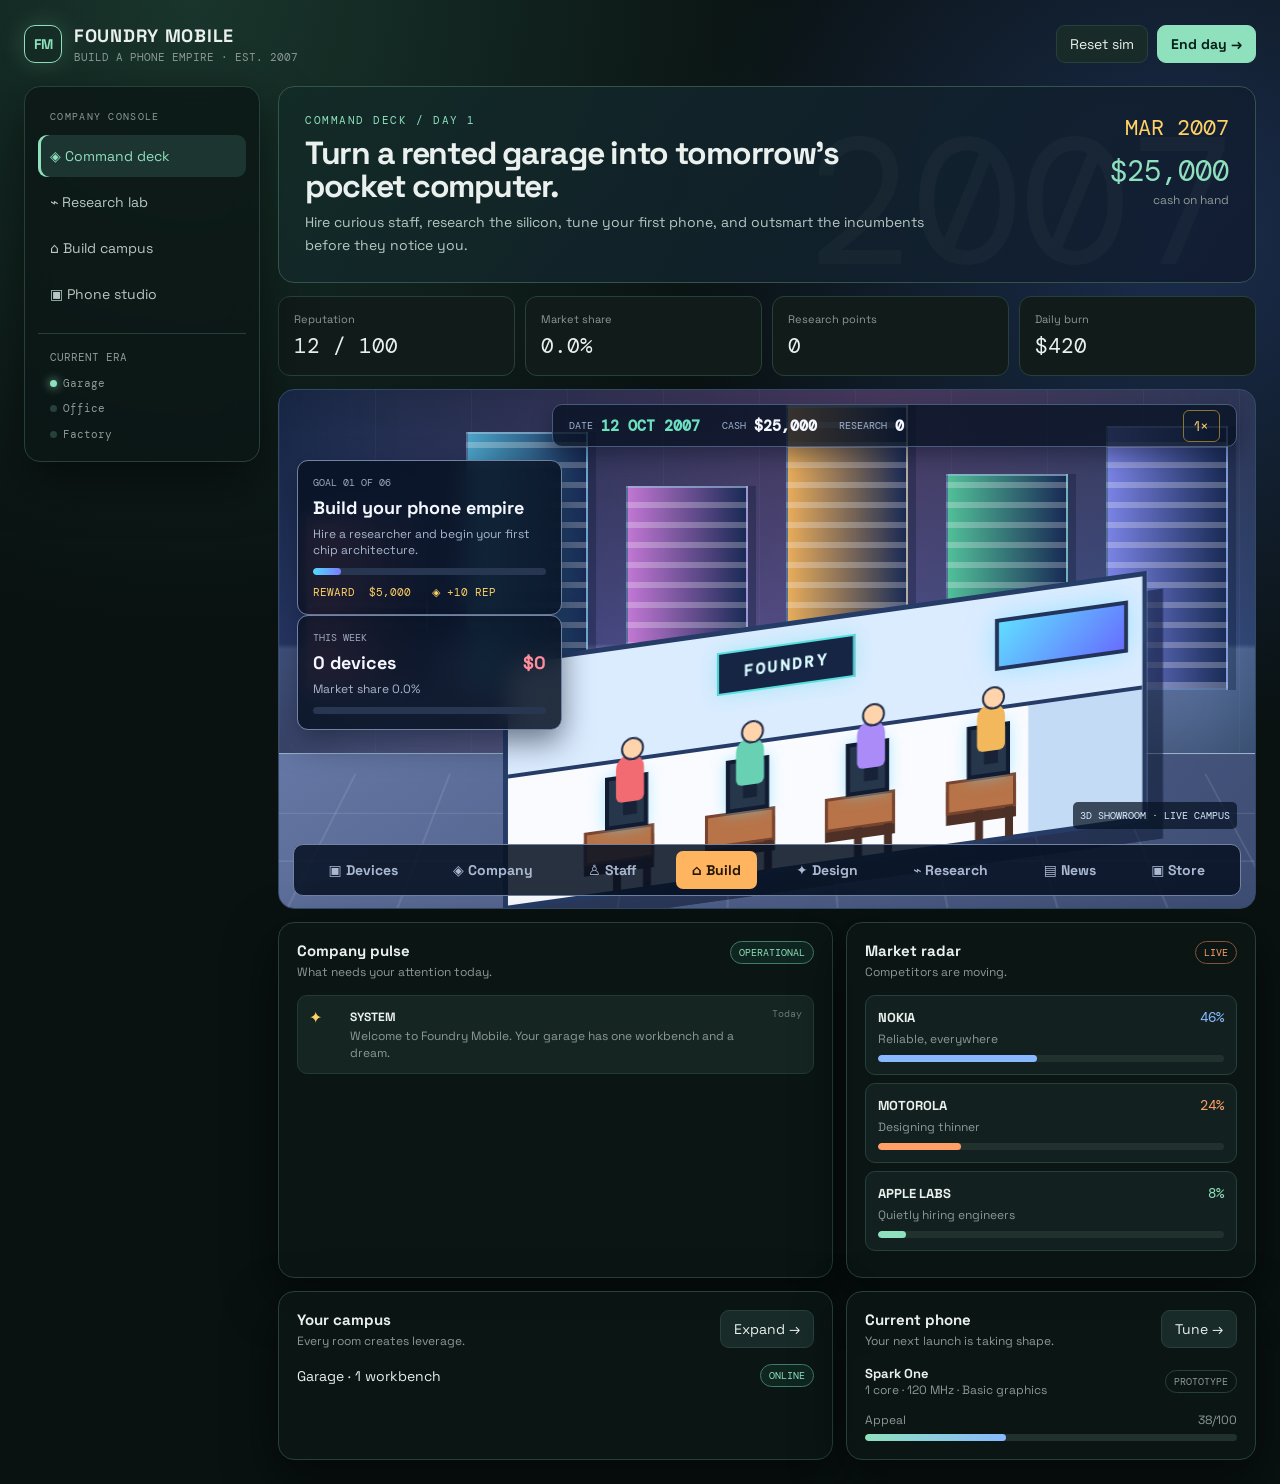
<file: game/index.html>
<!doctype html>
<html lang="en">
<head>
<meta charset="utf-8" />
<meta name="viewport" content="width=device-width, initial-scale=1" />
<title>Foundry Mobile — Phone Empire</title>
<style>
@import url('https://fonts.googleapis.com/css2?family=DM+Mono:wght@400;500&family=Space+Grotesk:wght@400;500;600;700&display=swap');
:root{--ink:#eaf0ed;--muted:#8c9a96;--bg:#091111;--panel:#101b1a;--panel2:#142422;--line:#28403c;--mint:#8fe0bd;--yellow:#ffd166;--orange:#ff9f68;--red:#ff7575;--blue:#88b9ff;--shadow:0 18px 50px #0008}
*{box-sizing:border-box}body{margin:0;background:radial-gradient(circle at 15% 0,#19352c 0,transparent 34%),radial-gradient(circle at 92% 16%,#1b2d4e 0,transparent 29%),var(--bg);color:var(--ink);font:14px 'Space Grotesk',system-ui,sans-serif;min-height:100vh}button,input,select{font:inherit}button{cursor:pointer}.shell{max-width:1440px;margin:0 auto;padding:24px}.topbar{display:flex;align-items:center;justify-content:space-between;margin-bottom:22px}.brand{display:flex;align-items:center;gap:12px}.mark{width:38px;height:38px;border:1px solid var(--mint);display:grid;place-items:center;border-radius:11px;color:var(--mint);box-shadow:0 0 24px #8fe0bd33;font-weight:700}.brand h1{font-size:18px;letter-spacing:.04em;margin:0}.brand small{color:var(--muted);display:block;font:11px 'DM Mono';margin-top:3px}.actions{display:flex;gap:9px;align-items:center}.button{background:#182b28;border:1px solid var(--line);color:var(--ink);border-radius:9px;padding:9px 13px;transition:.2s}.button:hover{border-color:var(--mint);transform:translateY(-1px)}.button.primary{background:var(--mint);border-color:var(--mint);color:#082019;font-weight:700}.button.warn{color:#1b1608;background:var(--yellow);border-color:var(--yellow)}.button:disabled{opacity:.45;cursor:not-allowed;transform:none}.layout{display:grid;grid-template-columns:236px 1fr;gap:18px}.side,.panel{background:#0c1716cc;border:1px solid var(--line);border-radius:16px;box-shadow:var(--shadow);backdrop-filter:blur(14px)}.side{padding:13px;height:max-content;position:sticky;top:18px}.side label{color:var(--muted);font:10px 'DM Mono';text-transform:uppercase;letter-spacing:.13em;padding:10px 12px;display:block}.nav{width:100%;text-align:left;border:0;background:transparent;color:#b7c8c2;padding:12px;border-radius:9px;margin:2px 0}.nav:hover,.nav.active{background:#1c3530;color:var(--mint)}.nav.active{box-shadow:inset 3px 0 var(--mint)}.side-foot{border-top:1px solid var(--line);margin-top:16px;padding:15px 12px 5px}.tiny{font:11px 'DM Mono';color:var(--muted);line-height:1.6}.stage{display:flex;align-items:center;gap:6px;margin-top:8px}.stage i{width:7px;height:7px;border-radius:50%;background:var(--line)}.stage i.on{background:var(--mint);box-shadow:0 0 10px var(--mint)}.content{min-width:0}.hero{padding:26px;border:1px solid #34534b;border-radius:16px;background:linear-gradient(130deg,#132b27dd,#111b31dd);display:flex;justify-content:space-between;gap:30px;overflow:hidden;position:relative}.hero:after{content:'2007';font:180px 'DM Mono';color:#ffffff07;position:absolute;right:18px;bottom:-38px}.eyebrow{color:var(--mint);font:11px 'DM Mono';letter-spacing:.14em;text-transform:uppercase}.hero h2{font-size:32px;line-height:1.02;margin:10px 0 9px;max-width:620px;letter-spacing:-.04em}.hero p{color:#b7c8c2;max-width:630px;line-height:1.6;margin:0}.hero-meta{position:relative;z-index:1;min-width:190px;text-align:right}.date{font:22px 'DM Mono';color:var(--yellow)}.money{font:29px 'DM Mono';margin-top:10px;color:var(--mint)}.sub{color:var(--muted);font-size:12px;margin-top:2px}.stats{display:grid;grid-template-columns:repeat(4,1fr);gap:10px;margin:13px 0}.stat{background:var(--panel);border:1px solid var(--line);padding:15px;border-radius:12px}.stat .label{color:var(--muted);font-size:11px}.stat strong{display:block;font:21px 'DM Mono';margin-top:6px}.grid{display:grid;grid-template-columns:1.15fr .85fr;gap:13px}.panel{padding:18px}.panel h3{font-size:15px;margin:0 0 3px}.panel-head{display:flex;justify-content:space-between;align-items:flex-start;margin-bottom:15px}.panel-head p{color:var(--muted);font-size:12px;margin:4px 0 0}.pill{border-radius:999px;padding:4px 8px;font:10px 'DM Mono';border:1px solid var(--line);color:var(--muted)}.pill.good{color:var(--mint);border-color:#407b67;background:#1a463b55}.pill.hot{color:var(--orange);border-color:#85533a}.feed{display:grid;gap:10px}.feed-item{display:grid;grid-template-columns:31px 1fr auto;gap:10px;align-items:start;padding:11px;background:#152522;border-radius:10px;border:1px solid #203b36}.feed-icon{font:16px 'DM Mono';color:var(--yellow)}.feed-item b{font-size:12px}.feed-item p{color:var(--muted);margin:3px 0 0;font-size:12px;line-height:1.4}.feed-item time{font:10px 'DM Mono';color:#667975}.progress{height:7px;background:#20312e;border-radius:99px;overflow:hidden}.progress span{display:block;height:100%;background:linear-gradient(90deg,var(--mint),var(--blue));border-radius:99px}.research-list,.parts-list,.staff-list,.build-list{display:grid;gap:10px}.research-card,.part-card,.staff-card,.build-card{border:1px solid var(--line);background:#12211f;padding:12px;border-radius:11px}.row{display:flex;align-items:center;justify-content:space-between;gap:10px}.row b{font-size:13px}.muted{color:var(--muted);font-size:12px}.mono{font-family:'DM Mono'}.tag{font:10px 'DM Mono';color:var(--blue);background:#1c3550;border-radius:4px;padding:3px 6px}.research-card p,.part-card p{color:var(--muted);font-size:12px;line-height:1.45;margin:7px 0 10px}.mini-stat{font:11px 'DM Mono';color:var(--yellow)}.tabs{display:flex;gap:7px;margin:0 0 13px;flex-wrap:wrap}.tab{padding:8px 12px;background:#10201e;color:var(--muted);border:1px solid var(--line);border-radius:8px}.tab.active{color:var(--mint);border-color:#4f947a;background:#1b3c32}.section{display:none}.section.active{display:block}.phone{display:grid;grid-template-columns:280px 1fr;gap:18px}.device{min-height:385px;border:1px solid #506d66;border-radius:32px;padding:14px 12px 22px;background:linear-gradient(150deg,#384942,#121c1b 40%,#080d0e);box-shadow:inset 0 0 0 4px #0b1211,0 18px 28px #0008;position:relative}.device:before{content:'';display:block;margin:0 auto 13px;width:70px;height:6px;border-radius:20px;background:#07100f}.screen{border-radius:20px;height:278px;background:linear-gradient(160deg,#19382e,#123047 65%,#261c39);padding:16px;position:relative;overflow:hidden}.screen:after{content:'FOUNDRY';font:bold 32px 'DM Mono';color:#ffffff13;position:absolute;bottom:18px;left:13px;transform:rotate(-90deg);transform-origin:left}.screen b{font-size:11px;color:var(--mint)}.screen .screen-title{font-size:28px;font-weight:700;margin-top:28px}.screen .screen-bar{height:4px;background:#ffffff24;margin-top:33px}.screen .screen-dot{width:80px;height:80px;border-radius:50%;background:#8fe0bd44;margin:27px auto 0;border:1px solid var(--mint)}.device small{display:block;text-align:center;color:#8ca59d;margin-top:14px;font:10px 'DM Mono'}.custom{display:grid;gap:11px}.field{background:#12211f;border:1px solid var(--line);padding:12px;border-radius:10px}.field label{display:flex;justify-content:space-between;color:var(--muted);font-size:12px;margin-bottom:9px}.field input,.field select{width:100%;background:#0c1716;color:var(--ink);border:1px solid var(--line);border-radius:7px;padding:8px}.cost{color:var(--yellow);font:11px 'DM Mono'}.empty{border:1px dashed #38504b;color:var(--muted);padding:18px;border-radius:10px;text-align:center}.toast{position:fixed;right:24px;bottom:24px;background:#d6ffe9;color:#0a2117;padding:13px 16px;border-radius:10px;box-shadow:var(--shadow);font-weight:600;z-index:5}.danger{color:var(--red)}@media(max-width:980px){.layout{grid-template-columns:1fr}.side{position:static}.side nav{display:flex;overflow:auto}.side label,.side-foot{display:none}.grid,.phone{grid-template-columns:1fr}.stats{grid-template-columns:repeat(2,1fr)}}

/* 3D campus world: the management chrome stays flat; only the world uses perspective. */
.world3d{position:relative;height:330px;margin:13px 0;border:1px solid #38544d;border-radius:16px;overflow:hidden;background:linear-gradient(#172c39 0 43%,#263d39 44% 100%);perspective:900px;isolation:isolate;box-shadow:inset 0 -40px 80px #071310aa}.world3d:before{content:'';position:absolute;inset:42% -10% -20%;background:repeating-linear-gradient(90deg,#3d5b51 0 2px,transparent 2px 76px),repeating-linear-gradient(0deg,#3d5b51 0 2px,transparent 2px 54px);transform:rotateX(58deg) translateY(-16px) scale(1.3);transform-origin:top center;opacity:.7}.world3d:after{content:'FOUNDRY CAMPUS / 3D WORLD';position:absolute;top:13px;left:16px;color:#b6d2c8;font:10px 'DM Mono';letter-spacing:.13em;z-index:8}.sun{position:absolute;width:90px;height:90px;border-radius:50%;right:58px;top:28px;background:#ffd16688;box-shadow:0 0 55px #ffd16655}.road{position:absolute;z-index:2;left:0;right:0;bottom:27px;height:37px;background:#14201f;transform:skewY(-9deg);border-top:2px solid #52675d;border-bottom:2px solid #52675d}.road:after{content:'';position:absolute;left:0;right:0;top:16px;border-top:2px dashed #d5bd6688}.building{position:absolute;z-index:5;bottom:62px;width:132px;height:112px;transform:skewY(-8deg) rotateY(-13deg);transform-style:preserve-3d;transition:.3s}.building:hover{transform:skewY(-8deg) rotateY(-13deg) translateY(-8px)}.building .front{position:absolute;inset:0;background:linear-gradient(135deg,var(--b1),var(--b2));border:2px solid #91b2a5;box-shadow:14px 18px 0 #07100d88}.building .roof{position:absolute;left:0;right:-16px;top:-18px;height:20px;background:var(--roof);border:2px solid #91b2a5;transform:skewX(-38deg);transform-origin:left bottom}.building .side{position:absolute;display:block;right:-23px;top:-8px;width:23px;height:112px;background:#314b43;border:2px solid #91b2a5;transform:skewY(52deg);transform-origin:left top;padding:0}.building .windows{position:absolute;inset:20px 12px;display:grid;grid-template-columns:repeat(3,1fr);gap:8px}.building .windows i{display:block;background:#ffd166aa;border:1px solid #ffe7a0}.building span.label{position:absolute;z-index:3;left:10px;bottom:8px;color:#eaf0ed;font:11px 'DM Mono';background:#081311bb;padding:3px 5px;border-radius:4px}.garage3d{left:8%;--b1:#a16b4f;--b2:#684334;--roof:#bb815d}.office3d{left:34%;--b1:#547c73;--b2:#34564f;--roof:#7fa99c}.lab3d{left:53%;--b1:#4c678e;--b2:#2d4164;--roof:#7697c3}.factory3d{left:73%;width:166px;height:142px;bottom:55px;--b1:#59626b;--b2:#323b45;--roof:#a5a9aa}.factory3d .windows{grid-template-columns:repeat(4,1fr)}.factory3d .smokestack{position:absolute;width:15px;height:65px;right:20px;top:-53px;background:#2b3438;border:2px solid #91b2a5}.factory3d .smokestack:after{content:'';position:absolute;width:25px;height:22px;border-radius:50%;background:#b6d2c833;top:-18px;left:-7px;box-shadow:12px -10px 0 #b6d2c822}.world-legend{position:absolute;z-index:9;bottom:12px;left:16px;color:#b6d2c8;font:11px 'DM Mono';background:#081311bb;padding:6px 8px;border-radius:6px}.world-legend b{color:var(--mint)}

/* Roblox-inspired isometric showroom: colorful world, chunky props, HUD overlays. */
.rbworld{position:relative;height:520px;margin:13px 0;border:1px solid #314b67;border-radius:16px;overflow:hidden;background:linear-gradient(180deg,#17233d 0,#263c70 49%,#536b9b 50%,#263244 100%);perspective:1100px;isolation:isolate;box-shadow:inset 0 -110px 100px #101a35aa}.rbworld:before{content:'';position:absolute;inset:0;background:linear-gradient(115deg,#234b7a22,#ff8bd533 50%,#68dcff1f),repeating-linear-gradient(90deg,#ffffff09 0 1px,transparent 1px 96px);z-index:0}.rbcity{position:absolute;inset:0 0 42%;display:flex;align-items:flex-end;justify-content:space-around;gap:14px;padding:0 15px;z-index:1;opacity:.96}.tower{width:13%;min-width:48px;border:2px solid #8bb3d788;background:repeating-linear-gradient(0deg,#ffffff44 0 6px,transparent 6px 20px),linear-gradient(90deg,var(--c),#182a54);box-shadow:8px 0 0 #0d193555}.tower:nth-child(1){height:58%;--c:#e06b8d}.tower:nth-child(2){height:86%;--c:#4da8cc}.tower:nth-child(3){height:68%;--c:#c77ad8}.tower:nth-child(4){height:95%;--c:#efb15a}.tower:nth-child(5){height:72%;--c:#53c59b}.tower:nth-child(6){height:88%;--c:#7d86e9}.rbground{position:absolute;left:-10%;right:-10%;bottom:-31%;height:61%;background:linear-gradient(128deg,#697ba9,#344368);transform:rotateX(58deg);transform-origin:top center;z-index:2;border-top:2px solid #99b1ce}.rbground:after{content:'';position:absolute;inset:10% 0;background:repeating-linear-gradient(90deg,#ffffff19 0 2px,transparent 2px 92px),repeating-linear-gradient(0deg,#ffffff19 0 2px,transparent 2px 64px)}.rbroom{position:absolute;left:23%;right:11%;bottom:42px;height:250px;background:#eaf3ff;z-index:4;transform:skewY(-8deg);border:5px solid #263c66;box-shadow:16px 20px 0 #08142e88;overflow:visible}.rbroom:before{content:'';position:absolute;inset:0;background:linear-gradient(90deg,#ffffff 0 82%,#b8d4f4 82% 100%),linear-gradient(#d6e7fa,#fff);opacity:.74}.rbback{position:absolute;left:0;right:0;top:0;height:47%;background:#dcecff;border-bottom:4px solid #263c66}.rbwindow{position:absolute;top:22px;right:14px;width:21%;height:52px;background:linear-gradient(135deg,#60ddff,#676eff);border:4px solid #22345a;box-shadow:0 0 25px #68dbff88}.rbsign{position:absolute;top:17px;left:33%;padding:9px 24px;background:#172544;color:#d9fbff;border:2px solid #55e0de;font:bold 16px 'DM Mono';letter-spacing:.14em;box-shadow:0 0 20px #55e0de66}.desk{position:absolute;bottom:28px;width:70px;height:34px;background:#b87448;border:3px solid #78442f;box-shadow:0 10px 0 #4f3026}.desk:before{content:'';position:absolute;left:18px;top:-55px;width:35px;height:45px;background:#26364b;border:4px solid #111b31;box-shadow:0 0 14px #63daff88}.desk:after{content:'';position:absolute;left:26px;bottom:-32px;width:8px;height:30px;background:#4b3027;box-shadow:30px 0 #4b3027}.desk.d1{left:12%}.desk.d2{left:31%}.desk.d3{left:50%}.desk.d4{left:69%}.avatar{position:absolute;z-index:8;bottom:87px;width:28px;height:47px;border-radius:14px 14px 6px 6px;background:var(--shirt);box-shadow:0 20px 0 -7px #182236}.avatar:before{content:'';position:absolute;left:5px;top:-17px;width:19px;height:19px;border-radius:50%;background:#ffd4ad;border:2px solid #24304c}.avatar.a1{left:17%;--shirt:#f36b72}.avatar.a2{left:36%;--shirt:#68d1b4}.avatar.a3{left:55%;--shirt:#aa8bf7}.avatar.a4{left:74%;--shirt:#f2b85b}.rbcard{position:absolute;z-index:12;left:18px;width:265px;padding:15px;border:1px solid #7182a2;background:#081223dd;backdrop-filter:blur(12px);border-radius:11px;box-shadow:0 12px 30px #07102488}.rbgoal{top:70px}.rbstats{top:225px}.rbcard .kicker{font:10px 'DM Mono';color:#9eaac0;text-transform:uppercase}.rbcard h4{font-size:18px;margin:7px 0;color:#f5f7ff}.rbcard p{font-size:12px;color:#a9b7ce;margin:6px 0 10px}.rbbar{height:7px;background:#283751;border-radius:20px;overflow:hidden}.rbbar i{display:block;height:100%;background:linear-gradient(90deg,#52d9ff,#7a7cff);border-radius:20px}.rbreward{color:#ffd166;font:11px 'DM Mono';margin-top:10px}.rbtop{position:absolute;z-index:14;top:14px;left:28%;right:18px;height:43px;border:1px solid #465b7d;background:#081223c9;border-radius:10px;display:flex;align-items:center;gap:22px;padding:7px 16px;box-shadow:0 8px 20px #07102466}.rbtop .metric{display:flex;align-items:center;gap:8px;color:#9eb1ce;font:10px 'DM Mono';text-transform:uppercase}.rbtop strong{color:#f5f7ff;font-size:15px}.rbtop .metric:first-child strong{color:#6de0c0}.rbtop .speed{margin-left:auto;color:#ffd166;border:1px solid #8f7334;padding:6px 10px;border-radius:6px}.rbnav{position:absolute;z-index:16;left:14px;right:14px;bottom:12px;height:52px;border:1px solid #7182a2;background:#081223dd;border-radius:10px;display:flex;align-items:center;justify-content:space-around;gap:6px;padding:5px 10px}.rbnav button{border:0;background:transparent;color:#aab8d0;font-weight:700;padding:10px 16px;border-radius:7px}.rbnav button:hover,.rbnav button.active{background:#244266;color:#fff}.rbnav button.build{background:#ffb45f;color:#241709}.rbworld-label{position:absolute;z-index:13;right:18px;bottom:79px;color:#d9eaff;font:10px 'DM Mono';background:#081223bb;padding:7px;border-radius:5px}
</style></head>
<body><div class="shell"><header class="topbar"><div class="brand"><div class="mark">FM</div><div><h1>FOUNDRY MOBILE</h1><small>BUILD A PHONE EMPIRE · EST. 2007</small></div></div><div class="actions"><button class="button" id="resetBtn">Reset sim</button><button class="button primary" id="dayBtn">End day →</button></div></header><div class="layout"><aside class="side"><label>Company console</label><button class="nav active" data-view="dashboard">◈ Command deck</button><button class="nav" data-view="research">⌁ Research lab</button><button class="nav" data-view="build">⌂ Build campus</button><button class="nav" data-view="product">▣ Phone studio</button><div class="side-foot"><div class="tiny">CURRENT ERA</div><div class="stage"><i class="on"></i><span class="tiny">Garage</span></div><div class="stage"><i id="officeDot"></i><span class="tiny">Office</span></div><div class="stage"><i id="factoryDot"></i><span class="tiny">Factory</span></div></div></aside><main class="content"><section class="hero"><div><div class="eyebrow">Command deck / Day <span id="dayLabel">1</span></div><h2>Turn a rented garage into tomorrow's pocket computer.</h2><p>Hire curious staff, research the silicon, tune your first phone, and outsmart the incumbents before they notice you.</p></div><div class="hero-meta"><div class="date" id="dateLabel">MAR 2007</div><div class="money" id="moneyHero">$25,000</div><div class="sub">cash on hand</div></div></section><div class="stats"><div class="stat"><div class="label">Reputation</div><strong id="repStat">12 / 100</strong></div><div class="stat"><div class="label">Market share</div><strong id="shareStat">0.0%</strong></div><div class="stat"><div class="label">Research points</div><strong id="rpStat">0</strong></div><div class="stat"><div class="label">Daily burn</div><strong id="burnStat">$420</strong></div></div><section id="dashboard" class="section active"><div class="rbworld" id="world3d"><div class="rbcity"><div class="tower"></div><div class="tower"></div><div class="tower"></div><div class="tower"></div><div class="tower"></div><div class="tower"></div></div><div class="rbground"></div><div class="rbtop"><div class="metric">DATE <strong id="worldDate">12 Oct 2007</strong></div><div class="metric">CASH <strong id="worldCash">$25,000</strong></div><div class="metric">RESEARCH <strong id="worldResearch">0</strong></div><div class="speed">1×</div></div><div class="rbcard rbgoal"><div class="kicker">Goal 01 of 06</div><h4 id="worldGoal">Build your phone empire</h4><p id="worldGoalText">Hire a researcher and begin your first chip architecture.</p><div class="rbbar"><i id="worldGoalBar" style="width:12%"></i></div><div class="rbreward">REWARD&nbsp; $5,000&nbsp;&nbsp; ◈ +10 REP</div></div><div class="rbcard rbstats"><div class="kicker">This week</div><h4><span id="worldSold">0</span> devices <span style="float:right;color:#ff8d9b">$<span id="worldProfit">0</span></span></h4><p>Market share <span id="worldShare">0.0%</span></p><div class="rbbar"><i id="worldShareBar" style="width:0%"></i></div></div><div class="rbroom"><div class="rbback"></div><div class="rbwindow"></div><div class="rbsign">FOUNDRY</div><div class="desk d1"></div><div class="desk d2"></div><div class="desk d3"></div><div class="desk d4"></div><div class="avatar a1"></div><div class="avatar a2"></div><div class="avatar a3"></div><div class="avatar a4"></div></div><div class="rbworld-label">3D SHOWROOM · LIVE CAMPUS</div><nav class="rbnav"><button data-go="product">▣ Devices</button><button data-go="dashboard">◈ Company</button><button data-go="research">♙ Staff</button><button class="build" data-go="build">⌂ Build</button><button data-go="product">✦ Design</button><button data-go="research">⌁ Research</button><button data-go="dashboard">▤ News</button><button data-go="product">▣ Store</button></nav></div><div class="grid"><div class="panel"><div class="panel-head"><div><h3>Company pulse</h3><p>What needs your attention today.</p></div><span class="pill good" id="statusPill">OPERATIONAL</span></div><div class="feed" id="feed"></div></div><div class="panel"><div class="panel-head"><div><h3>Market radar</h3><p>Competitors are moving.</p></div><span class="pill hot">LIVE</span></div><div id="competitors"></div></div></div><div class="grid" style="margin-top:13px"><div class="panel"><div class="panel-head"><div><h3>Your campus</h3><p>Every room creates leverage.</p></div><button class="button" data-go="build">Expand →</button></div><div id="campusSummary"></div></div><div class="panel"><div class="panel-head"><div><h3>Current phone</h3><p>Your next launch is taking shape.</p></div><button class="button" data-go="product">Tune →</button></div><div id="phoneSummary"></div></div></div></section><section id="research" class="section"><div class="panel"><div class="panel-head"><div><h3>Research lab</h3><p>Hire staff first. They produce research points at the end of every day; every advanced CPU architecture and chip part must be researched before it can be selected.</p></div><div class="row"><span class="pill" id="staffCount">0 staff</span><button class="button primary" id="hireBtn">Hire researcher · $1,200</button></div></div><div class="research-list" id="researchList"></div></div></section><section id="build" class="section"><div class="panel"><div class="panel-head"><div><h3>Build your campus</h3><p>Start in the garage. Build an office. Finish with a factory floor.</p></div><span class="pill" id="campusLevel">GARAGE</span></div><div class="build-list" id="buildList"></div></div></section><section id="product" class="section"><div class="panel"><div class="panel-head"><div><h3>Phone studio</h3><p>Balance cost, battery, performance, and market appeal.</p></div><span class="pill" id="phoneState">DRAFT</span></div><div class="phone"><div class="device"><div class="screen"><b id="phoneBrand">FOUNDRY</b><div class="screen-title" id="phoneNamePreview">Spark One</div><div class="screen-bar"></div><div class="screen-dot"></div></div><small id="deviceSpec">2007 · prototype hardware</small></div><div class="custom"><div class="field"><label>Phone name <span class="tag">BRAND</span></label><input id="phoneName" value="Spark One" maxlength="22" /></div><div class="field"><label>CPU architecture <span class="mini-stat" id="cpuVal">1 core · 120 MHz</span></label><select id="cpuSelect"></select></div><div class="field"><label>GPU package <span class="mini-stat" id="gpuVal">basic graphics</span></label><select id="gpuSelect"></select></div><div class="field"><label>Finish & camera <span class="mini-stat" id="finishVal">plastic · 1 MP</span></label><select id="finishSelect"><option value="plastic">Polycarbonate · 1 MP</option><option value="metal">Brushed metal · 2 MP</option><option value="glass">Glass back · 3 MP</option></select></div><div class="row"><span class="cost" id="unitCost">Build cost $58 / unit</span><button class="button primary" id="launchBtn">Launch prototype · $2,500</button></div></div></div></div></section></main></div></div><div id="toastRoot"></div>
<script>
const KEY='foundry-mobile-save-v1';
const researchDefs=[{id:'cpu2',title:'Dual-core architecture',desc:'Two efficient cores and a better control unit.',cost:12,days:2,unlock:'cpu2'},{id:'gpu',title:'Pocket graphics engine',desc:'A tiny parallel processor for richer games and UI.',cost:18,days:3,unlock:'gpu'},{id:'ram',title:'Fast memory controller',desc:'Add 64 MB of faster RAM for multitasking.',cost:24,days:3,unlock:'ram'},{id:'camera',title:'Digital camera module',desc:'Ship a camera that makes the press pay attention.',cost:32,days:4,unlock:'camera'},{id:'factory',title:'Precision assembly',desc:'Unlock factory production and reliable unit economics.',cost:45,days:5,unlock:'factory'}];
const cpuDefs={basic:{label:'Single core · 120 MHz',cores:1,clock:120,cost:18,unlock:true},cpu2:{label:'Dual core · 360 MHz',cores:2,clock:360,cost:34,unlock:false},pro:{label:'Custom 4 core · 720 MHz',cores:4,clock:720,cost:68,unlock:false}};
const gpuDefs={basic:{label:'Basic graphics',score:8,cost:5,unlock:true},gpu:{label:'Parallel graphics · 24 shaders',score:28,cost:15,unlock:false},pro:{label:'Pro graphics · 64 shaders',score:52,cost:34,unlock:false}};
const defaultState={day:1,money:25000,rep:12,share:0,rp:0,staff:[],rooms:['garage'],research:[],activeResearch:null,phone:{name:'Spark One',cpu:'basic',gpu:'basic',finish:'plastic'},launched:false,units:0,revenue:0,lastSales:0,feed:[['SYSTEM','Welcome to Foundry Mobile. Your garage has one workbench and a dream.','Today']]};
let s=load();
function load(){try{return {...defaultState,...JSON.parse(localStorage.getItem(KEY))}}catch{return structuredClone(defaultState)}}
function save(){localStorage.setItem(KEY,JSON.stringify(s))}
function money(n){return '$'+Math.max(0,Math.round(n)).toLocaleString()}
function toast(msg){const e=document.createElement('div');e.className='toast';e.textContent=msg;document.getElementById('toastRoot').append(e);setTimeout(()=>e.remove(),2800)}
function addFeed(a,b,c='Today'){s.feed.unshift([a,b,c]);s.feed=s.feed.slice(0,6)}
function has(x){return s.research.includes(x)}
function phoneAppeal(){let p=s.phone,c=cpuDefs[p.cpu],g=gpuDefs[p.gpu];return Math.min(99,20+c.cores*10+g.score+(p.finish==='glass'?18:p.finish==='metal'?9:0)+(has('camera')?8:0)+(s.rooms.includes('qa')?15:0))}
function roomCost(id){return {office:4200,lab:8500,qa:6500,factory:28000}[id]||0}
function salesCapacity(){return s.rooms.includes('factory')?180:s.rooms.includes('qa')?70:35}
function dailySales(){if(!s.launched)return 0;return Math.max(4,Math.min(salesCapacity(),Math.round(6+s.rep*.45+phoneAppeal()*.7+s.share*3+(s.rooms.includes('factory')?32:0))))}
function unitPrice(){let p=s.phone;return 120+phoneAppeal()*3+(p.finish==='glass'?35:p.finish==='metal'?20:0)}
function render(){document.getElementById('dayLabel').textContent=s.day;document.getElementById('dateLabel').textContent=['MAR','APR','MAY','JUN','JUL','AUG','SEP','OCT','NOV','DEC'][Math.min(9,Math.floor((s.day-1)/30))]+' 2007';document.getElementById('moneyHero').textContent=money(s.money);document.getElementById('repStat').textContent=Math.round(s.rep)+' / 100';document.getElementById('shareStat').textContent=s.share.toFixed(1)+'%';document.getElementById('rpStat').textContent=s.rp;document.getElementById('burnStat').textContent=money(420+s.staff.length*85);let status=document.getElementById('statusPill');status.textContent=s.money<3000?'LOW RUNWAY':s.launched?'SELLING':'OPERATIONAL';status.className='pill '+(s.money<3000?'hot':'good');document.getElementById('staffCount').textContent=s.staff.length+' staff';['office','factory'].forEach(x=>document.getElementById(x+'Dot').classList.toggle('on',s.rooms.includes(x)));renderFeed();renderCompetitors();renderWorld();renderCampus();renderPhoneSummary();renderResearch();renderBuild();renderProduct();save()}
function renderFeed(){document.getElementById('feed').innerHTML=s.feed.map((x,i)=>`<div class="feed-item"><div class="feed-icon">${i?'↗':'✦'}</div><div><b>${x[0]}</b><p>${x[1]}</p></div><time>${x[2]}</time></div>`).join('')}
function renderCompetitors(){let rows=[['NOKIA','Reliable, everywhere','46%','var(--blue)'],['MOTOROLA','Designing thinner','24%','var(--orange)'],['APPLE LABS','Quietly hiring engineers','8%','var(--mint)']];document.getElementById('competitors').innerHTML=rows.map(r=>`<div class="field" style="margin-bottom:8px"><div class="row"><b>${r[0]}</b><span class="mono" style="color:${r[3]}">${r[2]}</span></div><div class="muted" style="margin:5px 0 8px">${r[1]}</div><div class="progress"><span style="width:${parseInt(r[2])}%;background:${r[3]}"></span></div></div>`).join('')}
function renderCampus(){let names={garage:'Garage · 1 workbench',office:'Office · hiring +2 staff',lab:'Research lab · +2 RP/day',qa:'QA bench · +15% reliability',factory:'Factory floor · mass production'};document.getElementById('campusSummary').innerHTML='<div class="feed">'+s.rooms.map(r=>`<div class="row"><span>${names[r]}</span><span class="pill good">ONLINE</span></div>`).join('')+'</div>'}
function renderWorld(){['office','lab','factory'].forEach(id=>{let e=document.getElementById(id+'World');if(e)e.style.opacity=s.rooms.includes(id)?'1':'.18'});document.getElementById('worldCash').textContent=money(s.money);document.getElementById('worldResearch').textContent=s.rp;document.getElementById('worldShare').textContent=s.share.toFixed(1)+'%';document.getElementById('worldShareBar').style.width=Math.min(100,s.share*5)+'%';document.getElementById('worldSold').textContent=s.units||0;document.getElementById('worldProfit').textContent=Math.round(s.revenue||0).toLocaleString();let goal=s.rooms.includes('factory')?'Operate your first factory':s.launched?'Reach 5% market share':s.staff.length?'Research a new chip architecture':'Build your phone empire';document.getElementById('worldGoal').textContent=goal;document.getElementById('worldGoalBar').style.width=Math.min(96,12+s.staff.length*14+s.research.length*11+(s.launched?28:0))+'%';document.getElementById('worldDate').textContent=(12+Math.floor((s.day-1)/30))+' Oct 2007';}
function renderPhoneSummary(){let p=s.phone,c=cpuDefs[p.cpu],g=gpuDefs[p.gpu];document.getElementById('phoneSummary').innerHTML=`<div class="row"><div><b>${p.name}</b><div class="muted">${c.cores} core · ${c.clock} MHz · ${g.label}</div></div><span class="pill ${s.launched?'good':''}">${s.launched?'ON MARKET':'PROTOTYPE'}</span></div><div style="margin-top:14px"><div class="row muted"><span>Appeal</span><span>${phoneAppeal()}/100</span></div><div class="progress" style="margin-top:6px"><span style="width:${phoneAppeal()}%"></span></div></div>`}
function renderResearch(){let staffHtml=`<div class="staff-card"><div class="row"><b>Team capacity</b><span class="mini-stat">${s.staff.length} / ${s.rooms.includes('office')?5:2} researchers</span></div><div class="muted" style="margin-top:6px">${s.staff.length?s.staff.map((x,i)=>`<span class="tag" style="margin:8px 5px 0 0;display:inline-block">${x}</span>`).join(''): 'The garage is empty. Hire your first curious engineer.'}</div></div>`;document.getElementById('researchList').innerHTML=staffHtml+researchDefs.map(d=>{let done=has(d.id),active=s.activeResearch===d.id,locked=s.rp<d.cost&&!done;return `<div class="research-card"><div class="row"><b>${d.title}</b><span class="tag">${done?'UNLOCKED':active?'IN PROGRESS':d.cost+' RP'}</span></div><p>${d.desc}${d.id==='cpu2'?' This is a new CPU architecture, not a cosmetic upgrade.':''}</p><div class="row"><div style="flex:1;margin-right:14px"><div class="progress"><span style="width:${done?100:active?Math.min(96,Math.round((s.day-(s.researchStart||s.day))/d.days*100)):0}%"></span></div></div><button class="button ${done?'':'primary'}" ${done||locked||s.activeResearch?'disabled':''} onclick="startResearch('${d.id}')">${done?'Installed':locked?'Need research':'Assign staff'}</button></div></div>`}).join('')}
function renderBuild(){let defs=[['office','Shared office','Hire up to 3 more staff and unlock a real team room.','office'],['lab','Research lab','Adds +2 research points to your daily staff output.','lab'],['qa','QA bench','Reduce launch risk and gain +15 reliability.','qa'],['factory','Assembly factory','The final stage: manufacture phones at scale.','factory']];document.getElementById('campusLevel').textContent=s.rooms.includes('factory')?'FACTORY':s.rooms.includes('office')?'OFFICE':'GARAGE';document.getElementById('buildList').innerHTML=defs.map(d=>{let owned=s.rooms.includes(d[0]);let need=d[0]==='factory'&&!has('factory');return `<div class="build-card"><div class="row"><div><b>${d[1]}</b><div class="muted" style="margin-top:4px">${d[2]}</div></div><span class="cost">${owned?'BUILT':money(roomCost(d[0]))}</span></div><div style="margin-top:10px"><button class="button ${owned?'':'primary'}" ${owned||need?'disabled':''} onclick="buildRoom('${d[0]}')">${owned?'Operational':need?'Research precision assembly first':'Build room'}</button></div></div>`}).join('')}
function renderProduct(){let p=s.phone,c=cpuDefs[p.cpu],g=gpuDefs[p.gpu];document.getElementById('phoneName').value=p.name;document.getElementById('phoneNamePreview').textContent=p.name;document.getElementById('cpuSelect').innerHTML=Object.entries(cpuDefs).map(([k,v])=>`<option value="${k}" ${p.cpu===k?'selected':''} ${!v.unlock&&!has(k)?'disabled':''}>${v.label}${!v.unlock&&!has(k)?' · LOCKED':''}</option>`).join('');document.getElementById('gpuSelect').innerHTML=Object.entries(gpuDefs).map(([k,v])=>`<option value="${k}" ${p.gpu===k?'selected':''} ${!v.unlock&&!has(k)?'disabled':''}>${v.label}${!v.unlock&&!has(k)?' · LOCKED':''}</option>`).join('');document.getElementById('cpuVal').textContent=c.label;document.getElementById('gpuVal').textContent=g.label;document.getElementById('finishVal').textContent={plastic:'plastic · 1 MP',metal:'metal · 2 MP',glass:'glass · 3 MP'}[p.finish];document.getElementById('unitCost').textContent='Build cost '+money(c.cost+g.cost+(p.finish==='glass'?28:p.finish==='metal'?15:8))+' / unit';document.getElementById('phoneState').textContent=s.launched?'ON MARKET':'DRAFT';document.getElementById('launchBtn').textContent=s.launched?'Launch another · $2,500':'Launch prototype · $2,500'}
function startResearch(id){let d=researchDefs.find(x=>x.id===id);if(s.rp<d.cost||s.activeResearch)return;s.rp-=d.cost;s.activeResearch=id;s.researchStart=s.day;addFeed('RESEARCH',`Staff started ${d.title}. Keep the lab powered for ${d.days} days.`);toast('Research started — your team is on it.');render()}
function buildRoom(id){let cost=roomCost(id);if(s.rooms.includes(id))return toast('That room is already online.');if(id==='office'&&!s.rooms.includes('garage'))return toast('Start with the garage.');if(id==='lab'&&!s.rooms.includes('office'))return toast('Build the office before the lab.');if(id==='factory'&&!has('factory'))return toast('Research precision assembly first.');if(s.money<cost)return toast('Not enough cash for that build.');s.money-=cost;s.rooms.push(id);addFeed('CAMPUS',`${id[0].toUpperCase()+id.slice(1)} construction is complete.`);toast(id.toUpperCase()+' is online');render()}
function hireStaff(){let max=s.rooms.includes('office')?5:2;if(s.staff.length>=max)return toast('Build the office to hire more researchers.');if(s.money<1200)return toast('Not enough cash to hire this researcher.');s.money-=1200;let names=['Mina · silicon','Alex · systems','Jo · graphics','Ravi · power','Sam · QA'];s.staff.push(names[s.staff.length]||'New researcher');addFeed('PEOPLE',`${s.staff.at(-1)} joined the company. Daily research output increased.`);toast('New researcher hired');render()}
function endDay(){s.day++;let rp=s.staff.length+(s.rooms.includes('lab')?2:0);s.rp+=rp;let burn=420+s.staff.length*85;s.lastSales=dailySales();let dailyRevenue=s.lastSales*unitPrice();s.units=(s.units||0)+s.lastSales;s.revenue=(s.revenue||0)+dailyRevenue;s.money+=dailyRevenue-burn;if(s.activeResearch){let d=researchDefs.find(x=>x.id===s.activeResearch);if(s.day-s.researchStart>=d.days){s.research.push(d.unlock);s.activeResearch=null;addFeed('LAB COMPLETE',`${d.title} is ready for the product team.`);toast(d.title+' unlocked');}}if(s.launched){s.share=Math.min(42,s.share+.3+(s.rooms.includes('factory')?.2:0));s.rep=Math.min(100,s.rep+.4);if(s.lastSales>0&&s.day%7===0)addFeed('SALES',`${s.lastSales} ${s.phone.name} units sold this week at ${money(unitPrice())} each.`,'Week '+Math.ceil(s.day/7))}if(s.money<0){s.money=0;addFeed('FINANCE','Cash is empty. Launch a phone or build reputation before runway runs out.','Warning')}if(s.day%7===0)addFeed('MARKET',`Weekly report: your team generated ${rp} RP and the market is watching.`);render()}
function launch(){if(s.money<2500)return toast('You need $2,500 to run a launch event.');s.money-=2500;s.launched=true;s.rep=Math.min(100,s.rep+7);s.share=Math.max(.4,s.share+.5);addFeed('LAUNCH',`${s.phone.name} is live. Early reviewers call it “surprisingly brave”.`);toast(s.phone.name+' launched to the world');render()}
document.querySelectorAll('.nav').forEach(b=>b.onclick=()=>{document.querySelectorAll('.nav').forEach(x=>x.classList.remove('active'));b.classList.add('active');document.querySelectorAll('.section').forEach(x=>x.classList.toggle('active',x.id===b.dataset.view))});document.querySelectorAll('[data-go]').forEach(b=>b.onclick=()=>document.querySelector(`[data-view="${b.dataset.go}"]`).click());document.getElementById('dayBtn').onclick=endDay;document.getElementById('hireBtn').onclick=hireStaff;document.getElementById('launchBtn').onclick=launch;document.getElementById('phoneName').oninput=e=>{s.phone.name=e.target.value||'Spark One';document.getElementById('phoneNamePreview').textContent=s.phone.name;save()};document.getElementById('cpuSelect').onchange=e=>{s.phone.cpu=e.target.value;render()};document.getElementById('gpuSelect').onchange=e=>{s.phone.gpu=e.target.value;render()};document.getElementById('finishSelect').onchange=e=>{s.phone.finish=e.target.value;render()};document.getElementById('resetBtn').onclick=()=>{if(confirm('Reset your company and start again in the garage?')){s=structuredClone(defaultState);render();toast('Fresh garage, fresh start.')}};render();
</script></body></html>
</file>
